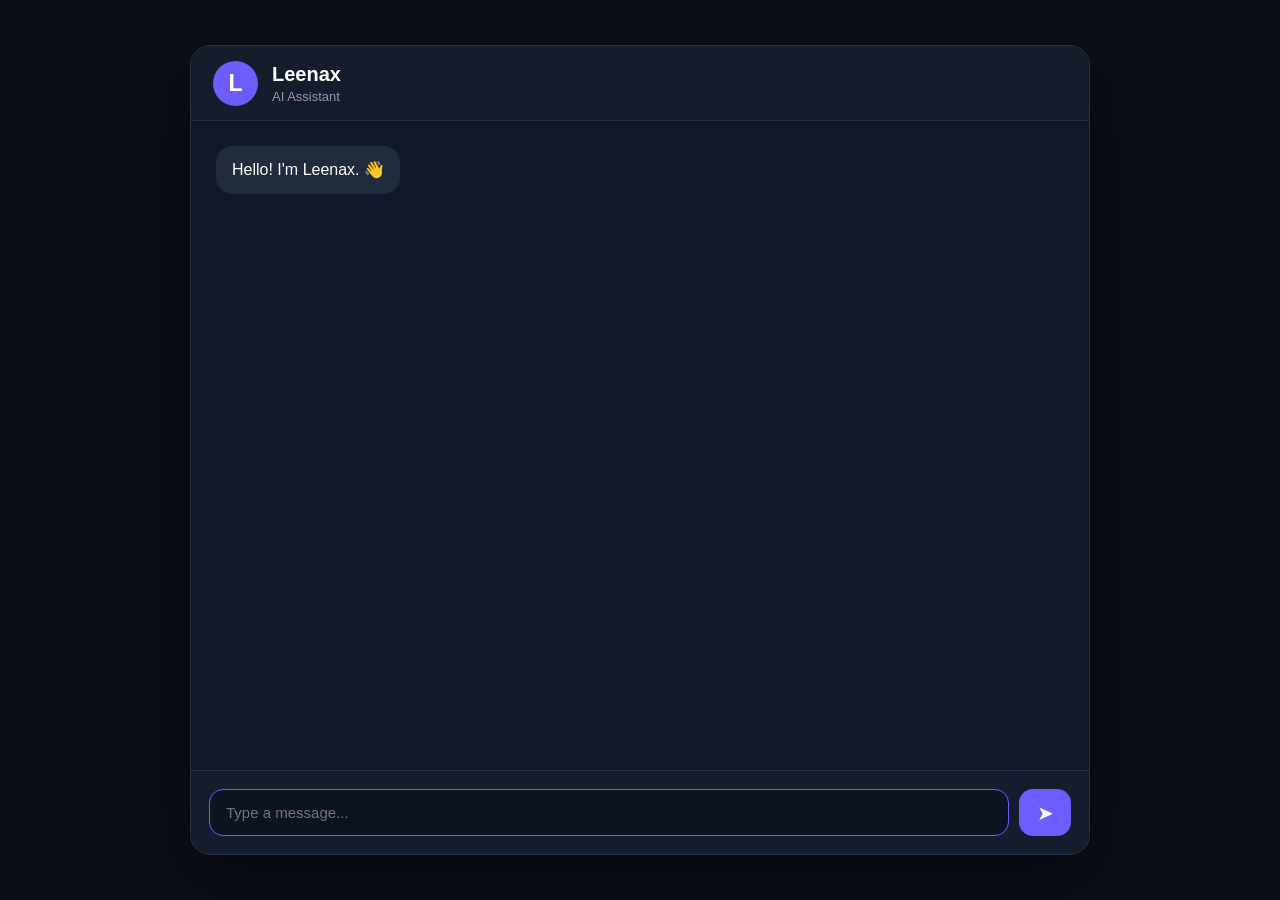
<file: ui/index.html>
﻿<!DOCTYPE html>
<html lang="en">
<head>
    <meta charset="UTF-8">
    <meta name="viewport" content="width=device-width, initial-scale=1.0">
    <title>Leenax</title>
    <link rel="stylesheet" href="style.css">
</head>
<body>
    <div class="app">
        <header>
            <div class="logo">L</div>
            <div>
                <h1>Leenax</h1>
                <p>AI Assistant</p>
            </div>
        </header>

        <main id="chat">
            <div class="message leenax">
                <div class="bubble">Hello! I'm Leenax. 👋</div>
            </div>
        </main>

        <form id="chat-form">
            <input
                id="message-input"
                type="text"
                placeholder="Type a message..."
                autocomplete="off"
            >
            <button type="submit">➤</button>
        </form>
    </div>

    <script src="script.js"></script>
</body>
</html>
</file>
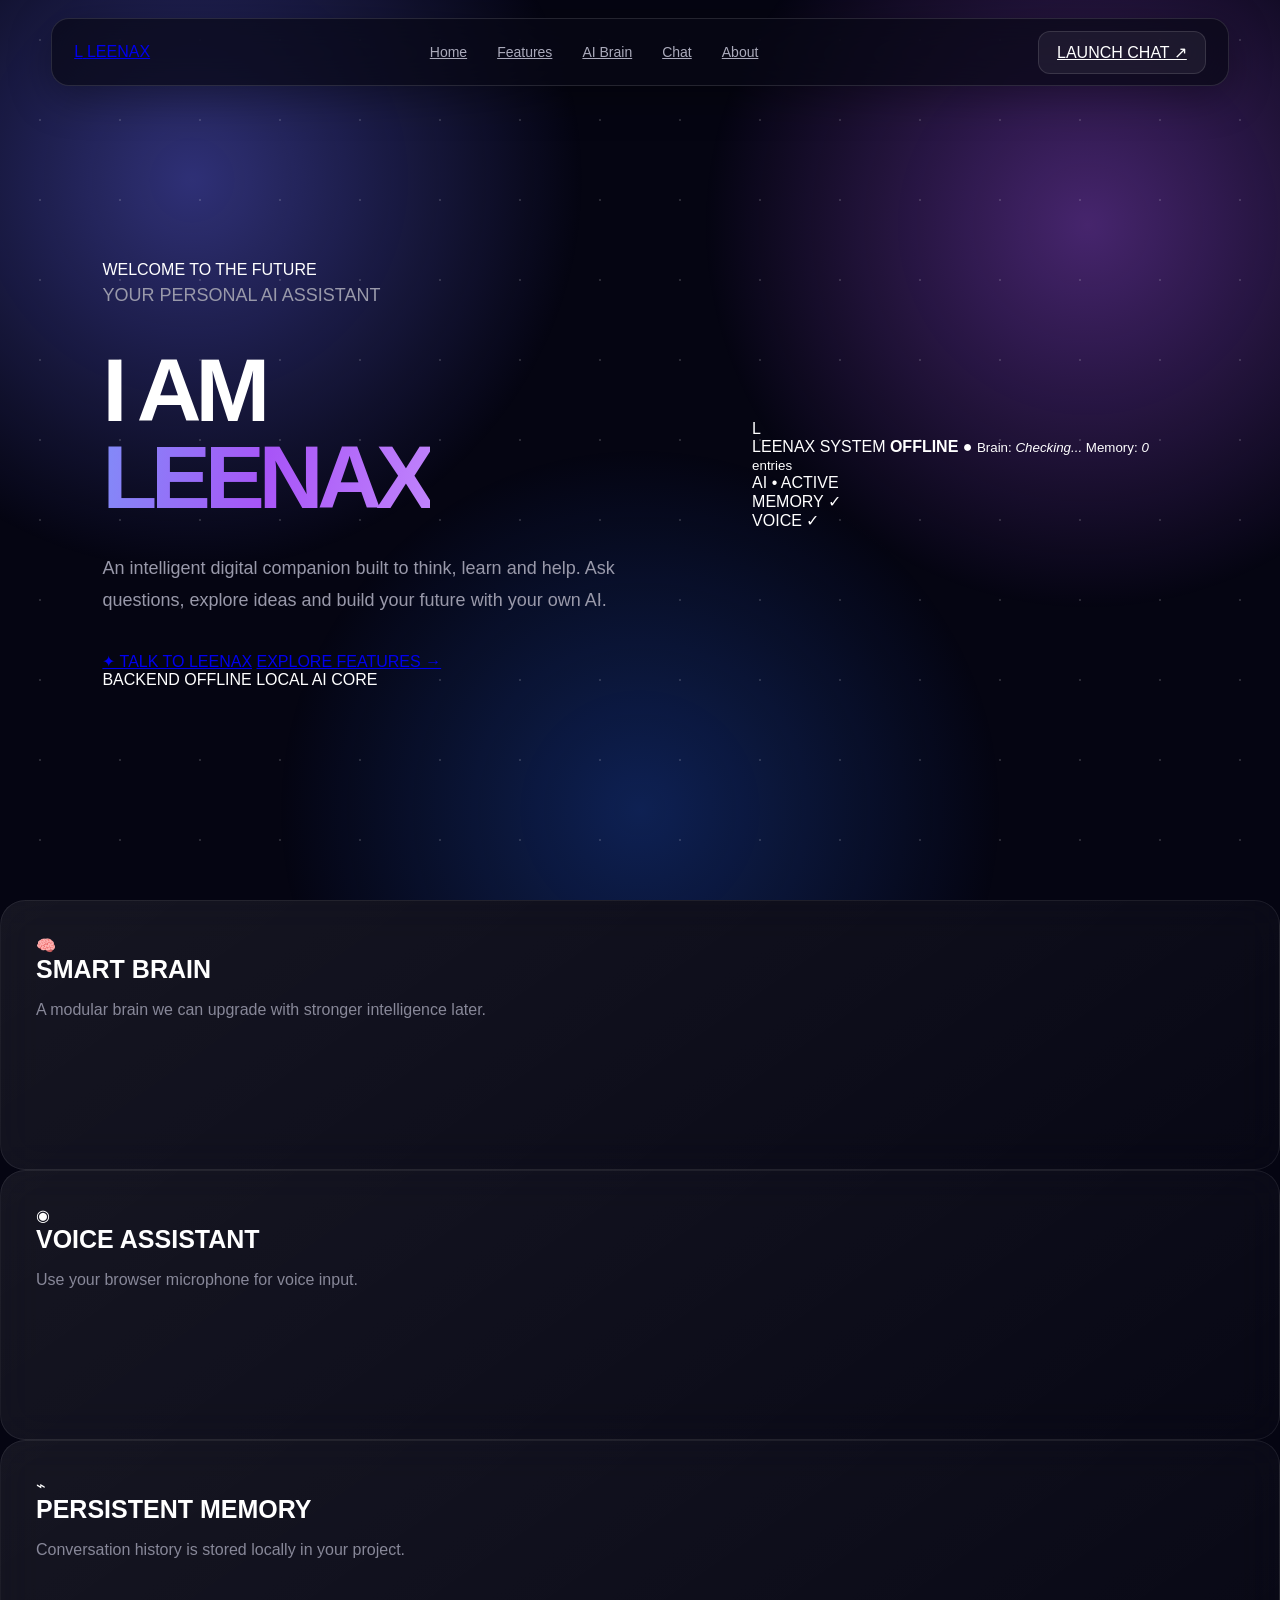
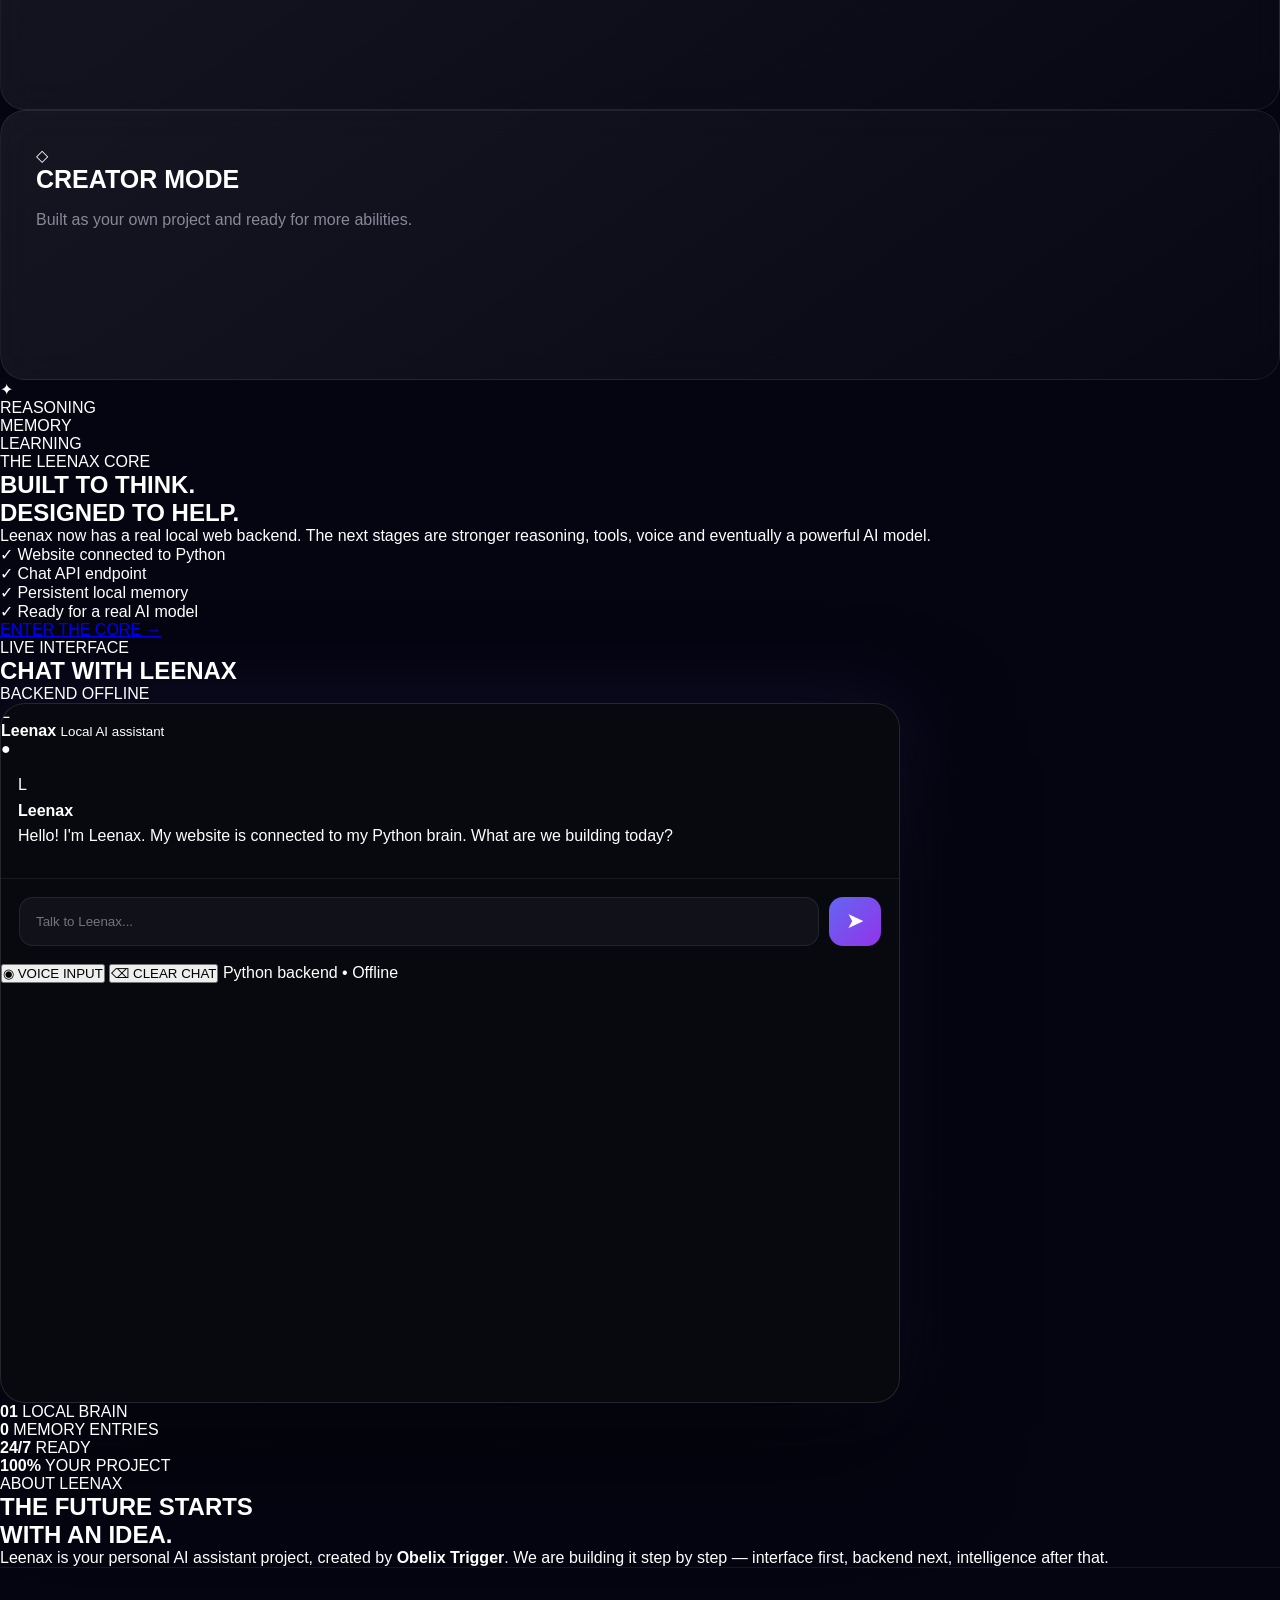
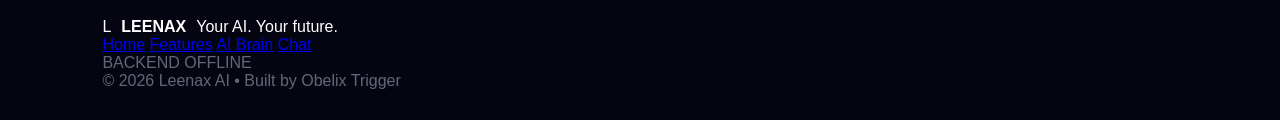
<file: website/index.html>
<!DOCTYPE html>
<html lang="en">
<head>
<meta charset="UTF-8">
<meta name="viewport" content="width=device-width,initial-scale=1.0">
<title>Leenax — AI Assistant</title>

<link rel="stylesheet" href="/style.css">

<link rel="preconnect" href="https://fonts.googleapis.com">
<link rel="preconnect" href="https://fonts.gstatic.com" crossorigin>
<link href="https://fonts.googleapis.com/css2?family=Orbitron:wght@500;600;700;800&family=Inter:wght@400;500;600;700&display=swap" rel="stylesheet">
</head>

<body>

<div class="stars"></div>
<div class="grid"></div>

<header class="navbar">
  <a class="logo" href="#home">
    <span class="logo-orb">L</span>
    <span>LEENAX</span>
  </a>

  <nav>
    <a class="active" href="#home">Home</a>
    <a href="#features">Features</a>
    <a href="#brain">AI Brain</a>
    <a href="#chat">Chat</a>
    <a href="#about">About</a>
  </nav>

  <a class="nav-button" href="#chat">LAUNCH CHAT ↗</a>
</header>


<main>

<!-- HERO -->
<section class="hero" id="home">

  <div class="hero-copy">

    <div class="eyebrow">
      <span></span>
      WELCOME TO THE FUTURE
    </div>

    <p class="mini-label">YOUR PERSONAL AI ASSISTANT</p>

    <h1>
      I AM<br>
      <strong>LEENAX</strong>
    </h1>

    <p class="hero-text">
      An intelligent digital companion built to think, learn and help.
      Ask questions, explore ideas and build your future with your own AI.
    </p>

    <div class="hero-actions">
      <a class="btn primary" href="#chat">✦ TALK TO LEENAX</a>
      <a class="btn secondary" href="#features">EXPLORE FEATURES →</a>
    </div>

    <div class="hero-status">
      <span class="status-dot"></span>
      <span id="heroOnline">LEENAX ONLINE</span>
      <i></i>
      <span>LOCAL AI CORE</span>
    </div>

  </div>


  <div class="hero-visual">

    <div class="orbit orbit-one"></div>
    <div class="orbit orbit-two"></div>

    <div class="energy-core">
      <div class="core-ring ring-a"></div>
      <div class="core-ring ring-b"></div>
      <div class="core-ring ring-c"></div>
      <div class="core-center">L</div>
    </div>

    <div class="holo-card">
      <span>LEENAX SYSTEM</span>

      <b id="systemStatus">CONNECTING ●</b>

      <small>
        Brain:
        <em id="brainName">Checking...</em>
      </small>

      <small>
        Memory:
        <em id="memoryCount">0</em>
        entries
      </small>

      <div class="meter">
        <i></i>
      </div>
    </div>

    <div class="floating-chip chip-one">AI • ACTIVE</div>
    <div class="floating-chip chip-two">MEMORY ✓</div>
    <div class="floating-chip chip-three">VOICE ✓</div>

  </div>

</section>


<!-- FEATURES -->
<section class="feature-strip" id="features">

  <article class="feature-card">
    <div class="feature-icon">🧠</div>
    <div>
      <h3>SMART BRAIN</h3>
      <p>
        A modular brain we can upgrade with stronger intelligence later.
      </p>
    </div>
  </article>

  <article class="feature-card">
    <div class="feature-icon">◉</div>
    <div>
      <h3>VOICE ASSISTANT</h3>
      <p>
        Use your browser microphone for voice input.
      </p>
    </div>
  </article>

  <article class="feature-card">
    <div class="feature-icon">⌁</div>
    <div>
      <h3>PERSISTENT MEMORY</h3>
      <p>
        Conversation history is stored locally in your project.
      </p>
    </div>
  </article>

  <article class="feature-card">
    <div class="feature-icon">◇</div>
    <div>
      <h3>CREATOR MODE</h3>
      <p>
        Built as your own project and ready for more abilities.
      </p>
    </div>
  </article>

</section>


<!-- BRAIN -->
<section class="split-section" id="brain">

  <div class="brain-visual">

    <div class="brain-grid"></div>
    <div class="brain-symbol">✦</div>

    <div class="brain-line line-1"></div>
    <div class="brain-line line-2"></div>
    <div class="brain-line line-3"></div>

    <div class="brain-label label-1">REASONING</div>
    <div class="brain-label label-2">MEMORY</div>
    <div class="brain-label label-3">LEARNING</div>

  </div>


  <div class="section-copy">

    <div class="eyebrow">
      <span></span>
      THE LEENAX CORE
    </div>

    <h2>
      BUILT TO <span>THINK.</span><br>
      DESIGNED TO HELP.
    </h2>

    <p>
      Leenax now has a real local web backend.
      The next stages are stronger reasoning, tools, voice
      and eventually a powerful AI model.
    </p>

    <ul class="checks">
      <li>✓ Website connected to Python</li>
      <li>✓ Chat API endpoint</li>
      <li>✓ Persistent local memory</li>
      <li>✓ Ready for a real AI model</li>
    </ul>

    <a class="btn secondary" href="#chat">
      ENTER THE CORE →
    </a>

  </div>

</section>


<!-- CHAT -->
<section class="chat-section" id="chat">

  <div class="chat-heading">

    <div>
      <div class="eyebrow">
        <span></span>
        LIVE INTERFACE
      </div>

      <h2>
        CHAT WITH <span>LEENAX</span>
      </h2>
    </div>

    <div class="live">
      <i></i>
      <span id="liveText">CONNECTING...</span>
    </div>

  </div>


  <div class="chat-window">

    <div class="chat-top">

      <div class="avatar">L</div>

      <div>
        <b>Leenax</b>
        <small>Local AI assistant</small>
      </div>

      <span class="online">●</span>

    </div>


    <div class="messages" id="messages">

      <div class="message leenax">

        <span class="msg-avatar">L</span>

        <div>
          <b>Leenax</b>

          <p>
            Hello! I'm Leenax. My website is connected to my Python brain.
            What are we building today?
          </p>

        </div>

      </div>

    </div>


    <form class="chat-input" id="chatForm">

      <input
        id="chatInput"
        autocomplete="off"
        placeholder="Talk to Leenax..."
      >

      <button type="submit">➤</button>

    </form>


    <div class="chat-tools">

      <button type="button" id="voiceBtn">
        ◉ VOICE INPUT
      </button>

      <button type="button" id="clearBtn">
        ⌫ CLEAR CHAT
      </button>

      <span id="connectionText">
        Connecting to Python backend...
      </span>

    </div>

  </div>

</section>


<!-- STATS -->
<section class="stats">

  <div>
    <b>01</b>
    <span>LOCAL BRAIN</span>
  </div>

  <div>
    <b id="statMemory">0</b>
    <span>MEMORY ENTRIES</span>
  </div>

  <div>
    <b>24/7</b>
    <span>READY</span>
  </div>

  <div>
    <b>100%</b>
    <span>YOUR PROJECT</span>
  </div>

</section>


<!-- ABOUT -->
<section class="about" id="about">

  <div>

    <div class="eyebrow">
      <span></span>
      ABOUT LEENAX
    </div>

    <h2>
      THE FUTURE STARTS<br>
      <span>WITH AN IDEA.</span>
    </h2>

  </div>

  <p>
    Leenax is your personal AI assistant project,
    created by <strong>Obelix Trigger</strong>.
    We are building it step by step — interface first,
    backend next, intelligence after that.
  </p>

</section>

</main>


<footer>

  <div class="footer-brand">

    <span class="logo-orb">L</span>

    <b>LEENAX</b>

    <p>Your AI. Your future.</p>

  </div>


  <div class="footer-links">

    <a href="#home">Home</a>
    <a href="#features">Features</a>
    <a href="#brain">AI Brain</a>
    <a href="#chat">Chat</a>

  </div>


  <div class="footer-status">

    <i></i>
    <span id="footerStatus">
      CHECKING SYSTEM...
    </span>

  </div>


  <div class="copyright">
    © 2026 Leenax AI • Built by Obelix Trigger
  </div>

</footer>


<script>

/* =========================================================
   LEENAX FRONTEND
   Python backend:
   http://127.0.0.1:5000
   ========================================================= */

const API_BASE = "http://127.0.0.1:5000";

const form = document.getElementById("chatForm");
const input = document.getElementById("chatInput");
const messages = document.getElementById("messages");

const memoryCount = document.getElementById("memoryCount");
const statMemory = document.getElementById("statMemory");

const systemStatus = document.getElementById("systemStatus");
const heroOnline = document.getElementById("heroOnline");
const liveText = document.getElementById("liveText");

const brainName = document.getElementById("brainName");
const connectionText = document.getElementById("connectionText");
const footerStatus = document.getElementById("footerStatus");


/* Escape HTML */
function escapeHtml(text) {

  return String(text).replace(
    /[&<>"']/g,
    function(character) {

      return {
        "&": "&amp;",
        "<": "&lt;",
        ">": "&gt;",
        '"': "&quot;",
        "'": "&#039;"
      }[character];

    }
  );

}


/* Add message */
function addMessage(type, text) {

  const user = type === "user";

  messages.insertAdjacentHTML(
    "beforeend",

    user

      ? `
        <div class="message user">

          <div>
            <b>You</b>
            <p>${escapeHtml(text)}</p>
          </div>

          <span class="msg-avatar user-avatar">U</span>

        </div>
        `

      : `
        <div class="message leenax">

          <span class="msg-avatar">L</span>

          <div>
            <b>Leenax</b>
            <p>${escapeHtml(text)}</p>
          </div>

        </div>
        `
  );

  messages.scrollTop = messages.scrollHeight;

}


/* =========================================================
   CHECK PYTHON SERVER
   ========================================================= */

async function refreshStatus() {

  try {

    const response = await fetch(
      API_BASE + "/api/status"
    );

    if (!response.ok) {
      throw new Error(
        "Server returned HTTP " + response.status
      );
    }

    const data = await response.json();


    /* Update website */

    memoryCount.textContent =
      data.memory ?? 0;

    statMemory.textContent =
      data.memory ?? 0;


    brainName.textContent =
      data.brain || "Leenax Local Core";


    systemStatus.textContent =
      "ONLINE ●";

    heroOnline.textContent =
      "LEENAX ONLINE";

    liveText.textContent =
      "SYSTEM ONLINE";

    connectionText.textContent =
      "Python backend • Connected";

    footerStatus.textContent =
      "ALL SYSTEMS OPERATIONAL";


    console.log(
      "🤖 Leenax backend connected:",
      data
    );

  }

  catch (error) {

    console.error(
      "Leenax backend connection failed:",
      error
    );


    systemStatus.textContent =
      "OFFLINE ●";

    heroOnline.textContent =
      "BACKEND OFFLINE";

    liveText.textContent =
      "BACKEND OFFLINE";

    connectionText.textContent =
      "Python backend • Offline";

    footerStatus.textContent =
      "BACKEND OFFLINE";

  }

}


/* =========================================================
   CHAT
   ========================================================= */

form.addEventListener(
  "submit",
  async function(event) {

    event.preventDefault();


    const text =
      input.value.trim();


    if (!text) {
      return;
    }


    /* Show user message */

    addMessage(
      "user",
      text
    );


    input.value = "";

    input.focus();


    /* Thinking message */

    addMessage(
      "leenax",
      "Thinking..."
    );


    const thinking =
      messages.lastElementChild;


    try {

      console.log(
        "Sending message to:",
        API_BASE + "/api/chat"
      );


      const response = await fetch(
        API_BASE + "/api/chat",
        {
          method: "POST",

          headers: {
            "Content-Type":
              "application/json"
          },

          body: JSON.stringify({
            message: text
          })
        }
      );


      /* Check HTTP status */

      if (!response.ok) {

        throw new Error(
          "HTTP " +
          response.status +
          " " +
          response.statusText
        );

      }


      const data =
        await response.json();


      console.log(
        "Leenax response:",
        data
      );


      /* Make sure a reply exists */

      if (!data.reply) {

        throw new Error(
          "The server returned no reply."
        );

      }


      /* Replace Thinking... */

      thinking.querySelector("p")
        .textContent = data.reply;


      /* Update memory */

      if (
        data.memory_count !== undefined
      ) {

        memoryCount.textContent =
          data.memory_count;

        statMemory.textContent =
          data.memory_count;

      }


      connectionText.textContent =
        "Python backend • Connected";


    }

    catch (error) {

      console.error(
        "CHAT ERROR:",
        error
      );


      thinking.querySelector("p")
        .textContent =
        "I couldn't connect to the Leenax Python brain. Check the server and browser console.";


      connectionText.textContent =
        "Python backend • Connection error";

    }

  }
);


/* =========================================================
   CLEAR CHAT
   ========================================================= */

document
  .getElementById("clearBtn")
  .addEventListener(
    "click",
    function() {

      messages.innerHTML = "";

      addMessage(
        "leenax",
        "Chat cleared. I'm ready."
      );

    }
  );


/* =========================================================
   VOICE INPUT
   ========================================================= */

document
  .getElementById("voiceBtn")
  .addEventListener(
    "click",
    function() {

      const Recognition =
        window.SpeechRecognition ||
        window.webkitSpeechRecognition;


      if (!Recognition) {

        alert(
          "Voice input is not supported in this browser."
        );

        return;

      }


      const recognition =
        new Recognition();


      recognition.lang =
        "en-US";

      recognition.interimResults =
        false;

      recognition.continuous =
        false;


      recognition.onstart =
        function() {

          liveText.textContent =
            "LISTENING...";

        };


      recognition.onresult =
        function(event) {

          const transcript =
            event.results[0][0]
              .transcript;

          input.value =
            transcript;

        };


      recognition.onerror =
        function(event) {

          console.error(
            "Voice error:",
            event.error
          );

          liveText.textContent =
            "VOICE ERROR";

        };


      recognition.onend =
        function() {

          liveText.textContent =
            "SYSTEM ONLINE";

        };


      recognition.start();

    }
  );


/* =========================================================
   STARTUP
   ========================================================= */

refreshStatus();

</script>

</body>
</html>
</file>
<file: ui/style.css>
﻿* {
    box-sizing: border-box;
    margin: 0;
    padding: 0;
}

body {
    min-height: 100vh;
    font-family: Arial, sans-serif;
    background: #0b0f19;
    color: white;
    display: flex;
    justify-content: center;
    align-items: center;
}

.app {
    width: min(900px, 95vw);
    height: 90vh;
    background: #111827;
    border: 1px solid #263244;
    border-radius: 20px;
    overflow: hidden;
    display: flex;
    flex-direction: column;
    box-shadow: 0 20px 60px rgba(0,0,0,.45);
}

header {
    height: 75px;
    display: flex;
    align-items: center;
    gap: 14px;
    padding: 15px 22px;
    border-bottom: 1px solid #263244;
    background: #151d2c;
}

.logo {
    width: 45px;
    height: 45px;
    border-radius: 50%;
    background: #6d5dfc;
    display: flex;
    justify-content: center;
    align-items: center;
    font-size: 23px;
    font-weight: bold;
}

header h1 {
    font-size: 20px;
}

header p {
    color: #8f9bb3;
    font-size: 13px;
    margin-top: 3px;
}

#chat {
    flex: 1;
    overflow-y: auto;
    padding: 25px;
}

.message {
    display: flex;
    margin-bottom: 18px;
}

.message.user {
    justify-content: flex-end;
}

.bubble {
    max-width: 75%;
    padding: 12px 16px;
    border-radius: 16px;
    line-height: 1.5;
    background: #202b3d;
}

.user .bubble {
    background: #6d5dfc;
}

#chat-form {
    display: flex;
    gap: 10px;
    padding: 18px;
    border-top: 1px solid #263244;
    background: #151d2c;
}

#message-input {
    flex: 1;
    border: 1px solid #303c50;
    outline: none;
    border-radius: 14px;
    padding: 14px 16px;
    background: #0d1421;
    color: white;
    font-size: 15px;
}

#message-input:focus {
    border-color: #6d5dfc;
}

button {
    width: 52px;
    border: none;
    border-radius: 14px;
    background: #6d5dfc;
    color: white;
    font-size: 20px;
    cursor: pointer;
}

button:hover {
    opacity: .85;
}
</file>
<file: style.css>
* {
    margin: 0;
    padding: 0;
    box-sizing: border-box;
}

html {
    scroll-behavior: smooth;
}

body {
    font-family: Arial, Helvetica, sans-serif;
    background: #050512;
    color: white;
    overflow-x: hidden;
}

/* ==============================
   ANIMATED BACKGROUND
============================== */

body::before {
    content: "";
    position: fixed;
    inset: 0;
    z-index: -10;

    background:
        radial-gradient(
            circle at 15% 20%,
            rgba(99, 102, 241, 0.45),
            transparent 30%
        ),
        radial-gradient(
            circle at 85% 25%,
            rgba(168, 85, 247, 0.40),
            transparent 30%
        ),
        radial-gradient(
            circle at 50% 90%,
            rgba(37, 99, 235, 0.30),
            transparent 35%
        );

    animation: backgroundMove 12s ease-in-out infinite alternate;
}

body::after {
    content: "";
    position: fixed;
    inset: 0;
    z-index: -9;
    pointer-events: none;

    background-image:
        radial-gradient(
            white 1px,
            transparent 1px
        );

    background-size: 80px 80px;
    opacity: 0.15;
    animation: starsMove 20s linear infinite;
}

@keyframes backgroundMove {
    0% {
        transform: scale(1);
        filter: hue-rotate(0deg);
    }

    50% {
        transform: scale(1.08);
    }

    100% {
        transform: scale(1);
        filter: hue-rotate(30deg);
    }
}

@keyframes starsMove {
    from {
        transform: translateY(0);
    }

    to {
        transform: translateY(-80px);
    }
}


/* ==============================
   FLOATING GLOW
============================== */

.aurora {
    position: fixed;
    width: 500px;
    height: 500px;
    border-radius: 50%;
    filter: blur(130px);
    pointer-events: none;
    z-index: -8;
    opacity: 0.25;
}

.aurora-1 {
    background: #6366f1;
    top: -250px;
    left: -200px;
    animation: floatAurora1 10s infinite alternate;
}

.aurora-2 {
    background: #a855f7;
    right: -250px;
    top: 30%;
    animation: floatAurora2 12s infinite alternate;
}

.aurora-3 {
    background: #2563eb;
    bottom: -300px;
    left: 35%;
    animation: floatAurora3 14s infinite alternate;
}

@keyframes floatAurora1 {
    from {
        transform: translate(0, 0);
    }

    to {
        transform: translate(180px, 100px);
    }
}

@keyframes floatAurora2 {
    from {
        transform: translate(0, 0);
    }

    to {
        transform: translate(-150px, -100px);
    }
}

@keyframes floatAurora3 {
    from {
        transform: translate(0, 0);
    }

    to {
        transform: translate(100px, -120px);
    }
}


/* ==============================
   NAVBAR
============================== */

.navbar {
    position: fixed;
    top: 18px;
    left: 4%;
    right: 4%;
    height: 68px;

    display: flex;
    align-items: center;
    justify-content: space-between;

    padding: 0 22px;

    border: 1px solid rgba(255, 255, 255, 0.12);
    border-radius: 18px;

    background: rgba(8, 8, 20, 0.70);
    backdrop-filter: blur(25px);

    z-index: 1000;

    box-shadow:
        0 10px 40px rgba(0, 0, 0, 0.35);
}

.brand {
    display: flex;
    align-items: center;
    gap: 10px;

    color: white;
    font-weight: bold;
    letter-spacing: 3px;
}

.brand-icon {
    width: 38px;
    height: 38px;

    display: flex;
    align-items: center;
    justify-content: center;

    border-radius: 12px;

    font-size: 20px;
    font-weight: bold;

    background:
        linear-gradient(
            135deg,
            #6366f1,
            #a855f7
        );

    box-shadow:
        0 0 25px rgba(99, 102, 241, 0.65);
}

.navbar nav {
    display: flex;
    gap: 30px;
}

.navbar nav a {
    color: #aaaabb;
    font-size: 14px;
    transition: 0.3s;
}

.navbar nav a:hover {
    color: white;
}

.nav-button {
    padding: 11px 18px;

    border: 1px solid rgba(255,255,255,0.12);
    border-radius: 12px;

    color: white;
    background: rgba(255,255,255,0.06);

    transition: 0.3s;
}

.nav-button:hover {
    background: white;
    color: black;
    transform: translateY(-2px);
}


/* ==============================
   HERO
============================== */

.hero {
    min-height: 100vh;

    padding: 150px 8% 100px;

    display: flex;
    align-items: center;
    justify-content: space-between;

    gap: 70px;
}

.hero-content {
    max-width: 720px;
}

.online-badge {
    display: inline-flex;
    align-items: center;
    gap: 9px;

    padding: 9px 15px;

    border-radius: 30px;
    border: 1px solid rgba(255,255,255,0.10);

    background: rgba(255,255,255,0.05);

    color: #aaaabb;

    font-size: 11px;
    letter-spacing: 2px;

    margin-bottom: 25px;
}

.online-badge span {
    width: 7px;
    height: 7px;

    border-radius: 50%;

    background: #4ade80;

    box-shadow:
        0 0 12px #4ade80;
}

.hero h1 {
    font-size: clamp(50px, 7vw, 90px);

    line-height: 0.98;

    letter-spacing: -6px;

    margin-bottom: 30px;
}

.hero h1 strong {
    background:
        linear-gradient(
            100deg,
            #818cf8,
            #a855f7,
            #c084fc
        );

    -webkit-background-clip: text;
    background-clip: text;

    color: transparent;
}

.hero p {
    max-width: 600px;

    color: #9999aa;

    font-size: 18px;
    line-height: 1.8;

    margin-bottom: 35px;
}

.hero-buttons {
    display: flex;
    gap: 15px;
    align-items: center;
}

.primary-button {
    border: none;

    padding: 15px 24px;

    border-radius: 13px;

    color: white;

    font-weight: bold;

    background:
        linear-gradient(
            135deg,
            #6366f1,
            #9333ea
        );

    box-shadow:
        0 10px 40px rgba(99,102,241,0.35);

    transition: 0.3s;
}

.primary-button:hover {
    transform: translateY(-4px) scale(1.03);

    box-shadow:
        0 15px 60px rgba(99,102,241,0.55);
}

.secondary-button {
    padding: 15px 20px;

    color: #aaaabb;

    transition: 0.3s;
}

.secondary-button:hover {
    color: white;
}

.hero-note {
    margin-top: 30px;

    color: #666677;

    font-size: 12px;
}


/* ==============================
   LEENAX AI CORE
============================== */

.ai-stage {
    position: relative;

    width: 450px;
    height: 450px;

    display: flex;
    align-items: center;
    justify-content: center;
}

.ai-core {
    width: 170px;
    height: 170px;

    border-radius: 50%;

    display: flex;
    align-items: center;
    justify-content: center;

    background:
        radial-gradient(
            circle at 30% 25%,
            white,
            #a5b4fc 15%,
            #6366f1 40%,
            #312e81 70%,
            #050512
        );

    box-shadow:
        0 0 35px #6366f1,
        0 0 90px rgba(124,58,237,0.7),
        0 0 180px rgba(59,130,246,0.3);

    animation: corePulse 4s infinite;
}

.core-letter {
    width: 85px;
    height: 85px;

    border-radius: 50%;

    display: flex;
    align-items: center;
    justify-content: center;

    font-size: 42px;
    font-weight: bold;

    background: rgba(0,0,10,0.75);

    border: 1px solid rgba(255,255,255,0.25);
}

@keyframes corePulse {
    0%, 100% {
        transform: scale(1);
    }

    50% {
        transform: scale(1.08);
    }
}

.energy-ring {
    position: absolute;

    border-radius: 50%;

    border: 1px solid rgba(129,140,248,0.30);
}

.ring-1 {
    width: 250px;
    height: 250px;

    animation: spin 12s linear infinite;
}

.ring-2 {
    width: 350px;
    height: 190px;

    transform: rotate(55deg);

    animation: spinReverse 17s linear infinite;
}

.ring-3 {
    width: 420px;
    height: 240px;

    transform: rotate(-35deg);

    animation: spin 22s linear infinite;
}

@keyframes spin {
    from {
        transform: rotate(0deg);
    }

    to {
        transform: rotate(360deg);
    }
}

@keyframes spinReverse {
    from {
        transform: rotate(360deg);
    }

    to {
        transform: rotate(0deg);
    }
}

.floating-dot {
    position: absolute;

    width: 7px;
    height: 7px;

    border-radius: 50%;

    background: #a5b4fc;

    box-shadow:
        0 0 20px #818cf8;

    animation: floating 3s infinite alternate;
}

.dot-1 {
    top: 70px;
    right: 70px;
}

.dot-2 {
    bottom: 70px;
    left: 70px;

    animation-delay: 1s;
}

.dot-3 {
    left: 30px;
    top: 170px;

    animation-delay: 2s;
}

@keyframes floating {
    from {
        transform: translateY(-15px);
    }

    to {
        transform: translateY(15px);
    }
}

.ai-status {
    position: absolute;

    bottom: 5px;

    color: #888899;

    font-size: 11px;

    letter-spacing: 3px;
}


/* ==============================
   SECTIONS
============================== */

.intro-section,
.features-section,
.experience-section,
.vision-section,
.about-section,
.cta-section {
    padding: 150px 8%;
}

.section-tag {
    color: #8b7cf6;

    font-size: 11px;

    font-weight: bold;

    letter-spacing: 4px;

    margin-bottom: 20px;
}

.intro-section {
    text-align: center;

    border-top:
        1px solid rgba(255,255,255,0.07);
}

.intro-section h2,
.vision-section h2 {
    font-size: clamp(45px,6vw,80px);

    letter-spacing: -5px;

    margin-bottom: 25px;
}

.intro-section h2 span,
.vision-section h2 span,
.experience-text h2 span,
.about-section h2 span,
.cta-section h2 span {
    background:
        linear-gradient(
            100deg,
            #818cf8,
            #a855f7,
            #c084fc
        );

    -webkit-background-clip: text;

    color: transparent;
}

.intro-section p {
    max-width: 650px;

    margin: auto;

    color: #888899;

    line-height: 1.8;

    font-size: 18px;
}


/* ==============================
   FEATURES
============================== */

.section-header {
    display: flex;

    justify-content: space-between;

    align-items: end;

    gap: 50px;

    margin-bottom: 60px;
}

.section-header h2 {
    font-size: clamp(45px,6vw,75px);

    letter-spacing: -5px;
}

.section-header > p {
    max-width: 350px;

    color: #777788;

    line-height: 1.7;
}

.feature-grid {
    display: grid;

    grid-template-columns: 2fr 1fr;

    gap: 18px;
}

.feature-card {
    position: relative;

    min-height: 270px;

    padding: 35px;

    border-radius: 25px;

    border: 1px solid rgba(255,255,255,0.08);

    background:
        linear-gradient(
            145deg,
            rgba(255,255,255,0.07),
            rgba(255,255,255,0.015)
        );

    backdrop-filter: blur(20px);

    transition: 0.4s;

    overflow: hidden;
}

.feature-card:hover {
    transform: translateY(-8px);

    border-color:
        rgba(129,140,248,0.4);

    box-shadow:
        0 25px 70px rgba(0,0,0,0.35);
}

.feature-main {
    grid-row: span 2;
}

.feature-number {
    position: absolute;

    top: 25px;
    right: 30px;

    color: #454556;
}

.feature-symbol {
    font-size: 30px;

    color: #a5b4fc;

    margin-bottom: 30px;
}

.feature-card h3 {
    font-size: 25px;

    margin-bottom: 12px;
}

.feature-card p {
    color: #888899;

    line-height: 1.7;
}

.mini-chat {
    margin-top: 35px;

    display: flex;

    flex-direction: column;

    gap: 10px;
}

.mini-user,
.mini-ai {
    padding: 13px;

    border-radius: 12px;

    font-size: 13px;
}

.mini-user {
    align-self: flex-end;

    background:
        rgba(99,102,241,0.18);
}

.mini-ai {
    background:
        rgba(255,255,255,0.05);

    color: #bbb;
}


/* ==============================
   EXPERIENCE
============================== */

.experience-section {
    display: grid;

    grid-template-columns: 1fr 1fr;

    gap: 100px;

    align-items: center;
}

.experience-text h2 {
    font-size: clamp(45px,5vw,70px);

    letter-spacing: -5px;

    margin-bottom: 25px;
}

.experience-text p {
    color: #888899;

    line-height: 1.8;

    margin-bottom: 30px;
}

.preview-window {
    border:
        1px solid rgba(255,255,255,0.1);

    border-radius: 25px;

    overflow: hidden;

    background:
        rgba(8,8,15,0.85);

    box-shadow:
        0 40px 100px rgba(0,0,0,0.5);
}

.window-top {
    height: 50px;

    display: flex;

    align-items: center;

    justify-content: space-between;

    padding: 0 18px;

    border-bottom:
        1px solid rgba(255,255,255,0.07);

    color: #777788;

    font-size: 10px;

    letter-spacing: 3px;
}

.window-dots {
    display: flex;

    gap: 6px;
}

.window-dots i {
    width: 7px;
    height: 7px;

    border-radius: 50%;

    background: #444455;
}

.preview-content {
    padding: 30px;

    min-height: 300px;
}

.preview-user,
.preview-ai {
    max-width: 80%;

    padding: 14px 16px;

    border-radius: 14px;

    line-height: 1.6;

    font-size: 14px;
}

.preview-user {
    margin-left: auto;

    background:
        rgba(99,102,241,0.2);

    margin-bottom: 15px;
}

.preview-ai {
    color: #bbb;

    background:
        rgba(255,255,255,0.05);
}

.preview-input {
    margin: 0 18px 18px;

    padding: 14px;

    border:
        1px solid rgba(255,255,255,0.07);

    border-radius: 13px;

    color: #555566;
}


/* ==============================
   VISION
============================== */

.vision-section {
    text-align: center;

    border-top:
        1px solid rgba(255,255,255,0.07);

    border-bottom:
        1px solid rgba(255,255,255,0.07);
}

.vision-section p {
    max-width: 650px;

    margin: auto;

    color: #888899;

    line-height: 1.8;
}

.vision-line {
    max-width: 800px;

    margin: 80px auto 0;

    display: grid;

    grid-template-columns:
        repeat(4,1fr);

    gap: 10px;
}

.vision-line div {
    padding: 25px 10px;

    border-top:
        1px solid rgba(129,140,248,0.3);
}

.vision-line b {
    display: block;
}

.vision-line small {
    color: #666677;
}


/* ==============================
   ABOUT
============================== */

.about-section {
    display: grid;

    grid-template-columns: 1fr 1fr;

    gap: 100px;
}

.about-section h2 {
    font-size: clamp(45px,5vw,70px);

    letter-spacing: -5px;
}

.about-copy {
    color: #888899;

    font-size: 18px;

    line-height: 1.8;
}

.about-copy p {
    margin-bottom: 25px;
}

.about-copy strong {
    color: white;
}


/* ==============================
   CTA
============================== */

.cta-section {
    position: relative;

    text-align: center;

    overflow: hidden;
}

.cta-section h2 {
    font-size: clamp(55px,8vw,100px);

    letter-spacing: -7px;

    margin-bottom: 20px;
}

.cta-section p {
    color: #888899;

    margin-bottom: 30px;
}


/* ==============================
   FOOTER
============================== */

footer {
    padding: 50px 8% 30px;

    border-top:
        1px solid rgba(255,255,255,0.07);

    color: #666677;
}

.footer-brand {
    display: flex;

    align-items: center;

    gap: 10px;

    color: white;
}

.footer-bottom {
    margin-top: 40px;

    padding-top: 20px;

    border-top:
        1px solid rgba(255,255,255,0.07);

    font-size: 12px;
}


/* ==============================
   CHAT WINDOW
============================== */

.chat-overlay {
    position: fixed;

    inset: 0;

    z-index: 5000;

    display: none;

    align-items: center;

    justify-content: center;

    padding: 20px;

    background:
        rgba(0,0,0,0.8);

    backdrop-filter: blur(20px);
}

.chat-overlay.active {
    display: flex;
}

.chat-window {
    width: min(900px,100%);

    height: min(700px,90vh);

    display: flex;

    flex-direction: column;

    overflow: hidden;

    border-radius: 25px;

    border:
        1px solid rgba(255,255,255,0.12);

    background:
        #08080f;

    box-shadow:
        0 40px 120px rgba(0,0,0,0.8),
        0 0 80px rgba(99,102,241,0.15);
}

.chat-header {
    min-height: 70px;

    display: flex;

    align-items: center;

    gap: 20px;

    padding: 15px 20px;

    border-bottom:
        1px solid rgba(255,255,255,0.07);
}

.chat-online {
    margin-left: auto;

    color: #777788;

    font-size: 10px;

    letter-spacing: 2px;
}

.close-chat {
    width: 38px;
    height: 38px;

    border: none;

    border-radius: 10px;

    color: white;

    background:
        rgba(255,255,255,0.06);

    font-size: 24px;
}

.close-chat:hover {
    background:
        rgba(255,255,255,0.12);
}

.chat-messages {
    flex: 1;

    overflow-y: auto;

    padding: 30px;
}

.chat-welcome {
    min-height: 100%;

    display: flex;

    align-items: center;

    justify-content: center;

    flex-direction: column;

    text-align: center;
}

.welcome-core {
    width: 80px;
    height: 80px;

    display: flex;

    align-items: center;

    justify-content: center;

    border-radius: 50%;

    margin-bottom: 20px;

    font-size: 30px;

    font-weight: bold;

    background:
        radial-gradient(
            circle,
            #a5b4fc,
            #6366f1,
            #312e81
        );

    box-shadow:
        0 0 60px rgba(99,102,241,0.55);
}

.chat-welcome p {
    color: #666677;

    margin-top: 8px;
}

.suggestions {
    display: flex;

    flex-wrap: wrap;

    justify-content: center;

    gap: 8px;

    margin-top: 25px;
}

.suggestions button {
    padding: 10px 14px;

    border:
        1px solid rgba(255,255,255,0.08);

    border-radius: 10px;

    color: #9999aa;

    background:
        rgba(255,255,255,0.04);
}

.suggestions button:hover {
    color: white;

    border-color:
        rgba(129,140,248,0.4);
}

.chat-input {
    display: flex;

    gap: 10px;

    padding: 18px;

    border-top:
        1px solid rgba(255,255,255,0.07);
}

.chat-input input {
    flex: 1;

    min-width: 0;

    padding: 16px;

    outline: none;

    border:
        1px solid rgba(255,255,255,0.08);

    border-radius: 14px;

    color: white;

    background: #111119;
}

.chat-input input:focus {
    border-color:
        rgba(129,140,248,0.5);
}

.chat-input button {
    width: 52px;

    border: none;

    border-radius: 14px;

    color: white;

    background:
        linear-gradient(
            135deg,
            #6366f1,
            #9333ea
        );

    font-size: 22px;
}

.message {
    max-width: 80%;

    padding: 14px 17px;

    margin-bottom: 15px;

    border-radius: 15px;

    line-height: 1.6;

    animation:
        messageAppear 0.3s ease;
}

.message.user {
    margin-left: auto;

    background:
        rgba(99,102,241,0.22);
}

.message.ai {
    background:
        rgba(255,255,255,0.05);

    color: #d0d0dd;
}

.typing {
    color: #777788 !important;

    font-style: italic;
}

@keyframes messageAppear {
    from {
        opacity: 0;
        transform: translateY(10px);
    }

    to {
        opacity: 1;
        transform: translateY(0);
    }
}


/* ==============================
   MOBILE
============================== */

@media (max-width: 850px) {

    .navbar nav {
        display: none;
    }

    .hero {
        flex-direction: column;

        text-align: center;

        padding-top: 150px;
    }

    .hero p {
        margin-left: auto;
        margin-right: auto;
    }

    .hero-buttons {
        justify-content: center;
    }

    .ai-stage {
        transform: scale(0.75);
    }

    .feature-grid,
    .experience-section,
    .about-section {
        grid-template-columns: 1fr;
    }

    .feature-main {
        grid-row: auto;
    }

    .section-header {
        display: block;
    }

    .section-header > p {
        margin-top: 20px;
    }
}

@media (max-width: 500px) {

    .navbar {
        left: 3%;
        right: 3%;
    }

    .hero h1 {
        letter-spacing: -4px;
    }

    .hero-buttons {
        flex-direction: column;
    }

    .ai-stage {
        transform: scale(0.55);
        margin-top: -70px;
        margin-bottom: -70px;
    }

    .vision-line {
        grid-template-columns: 1fr 1fr;
    }

    .chat-window {
        height: 100%;

        border-radius: 0;
    }
}
</file>
